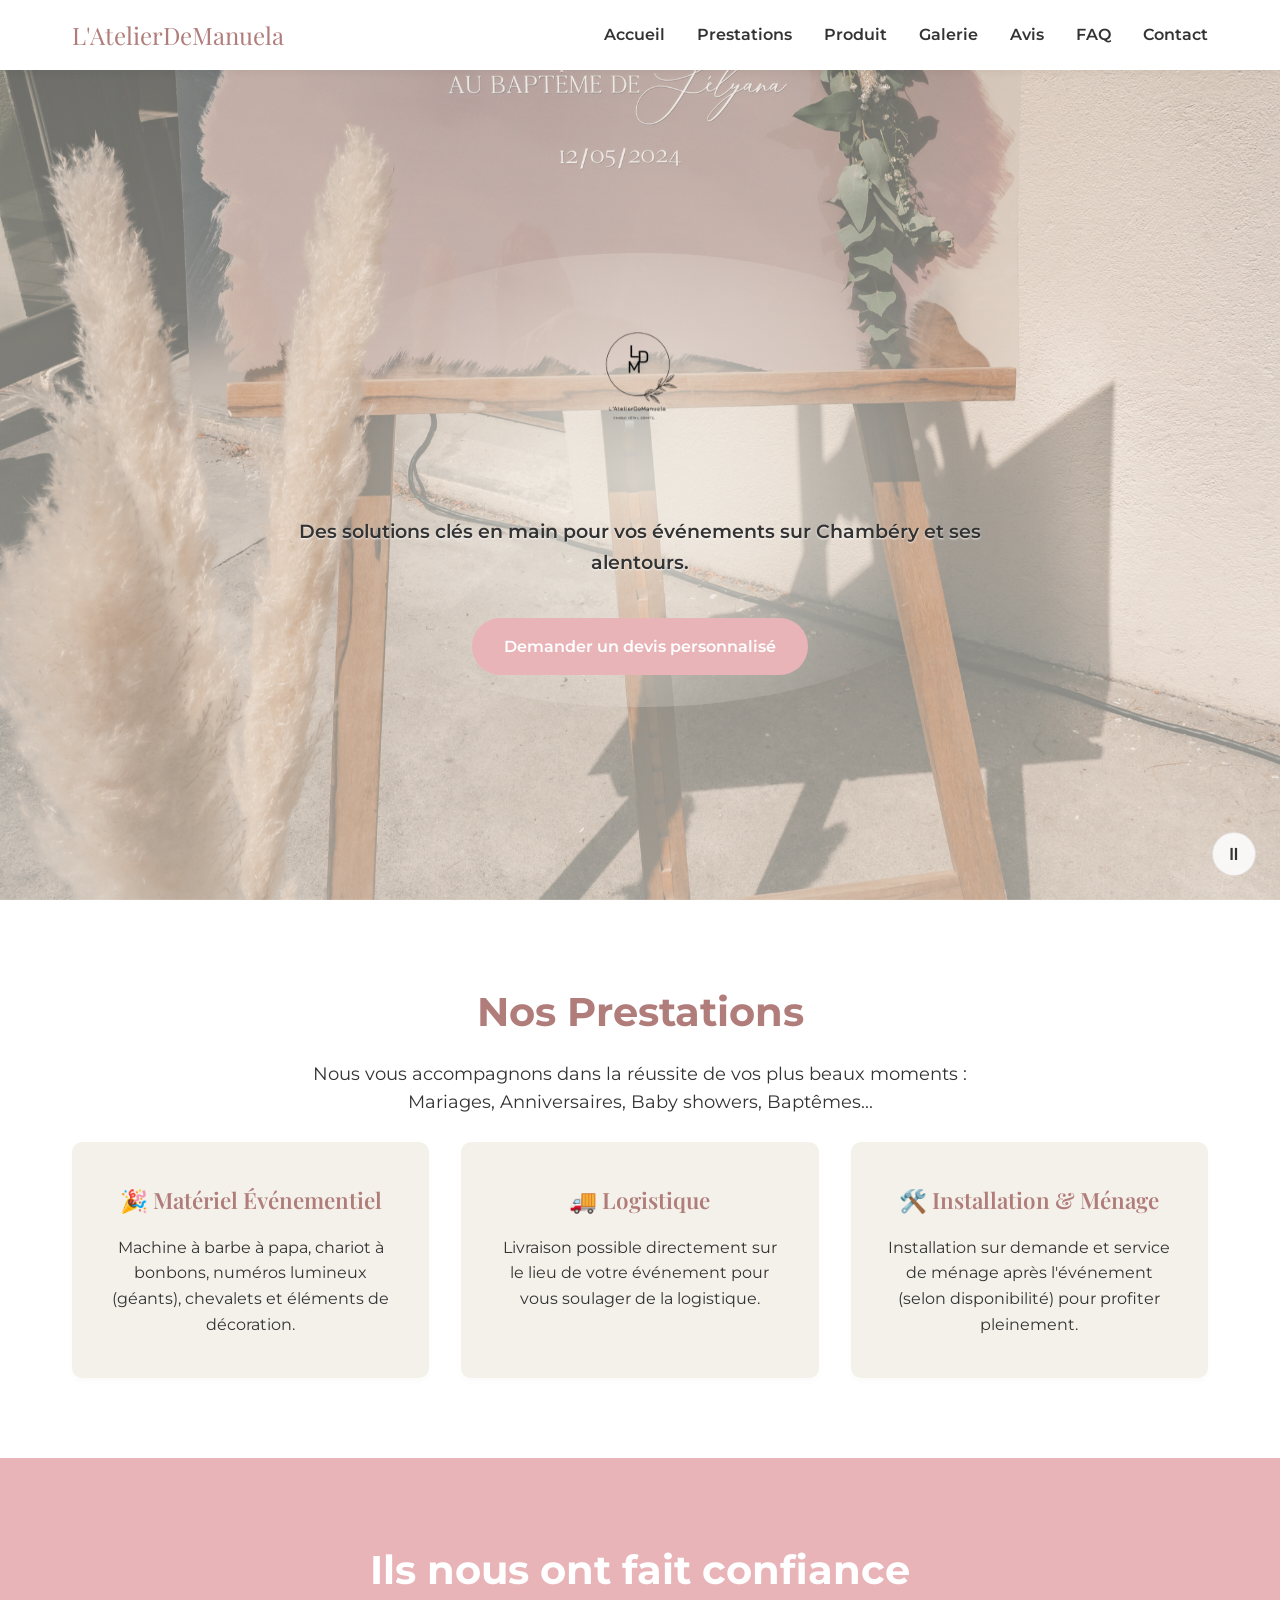
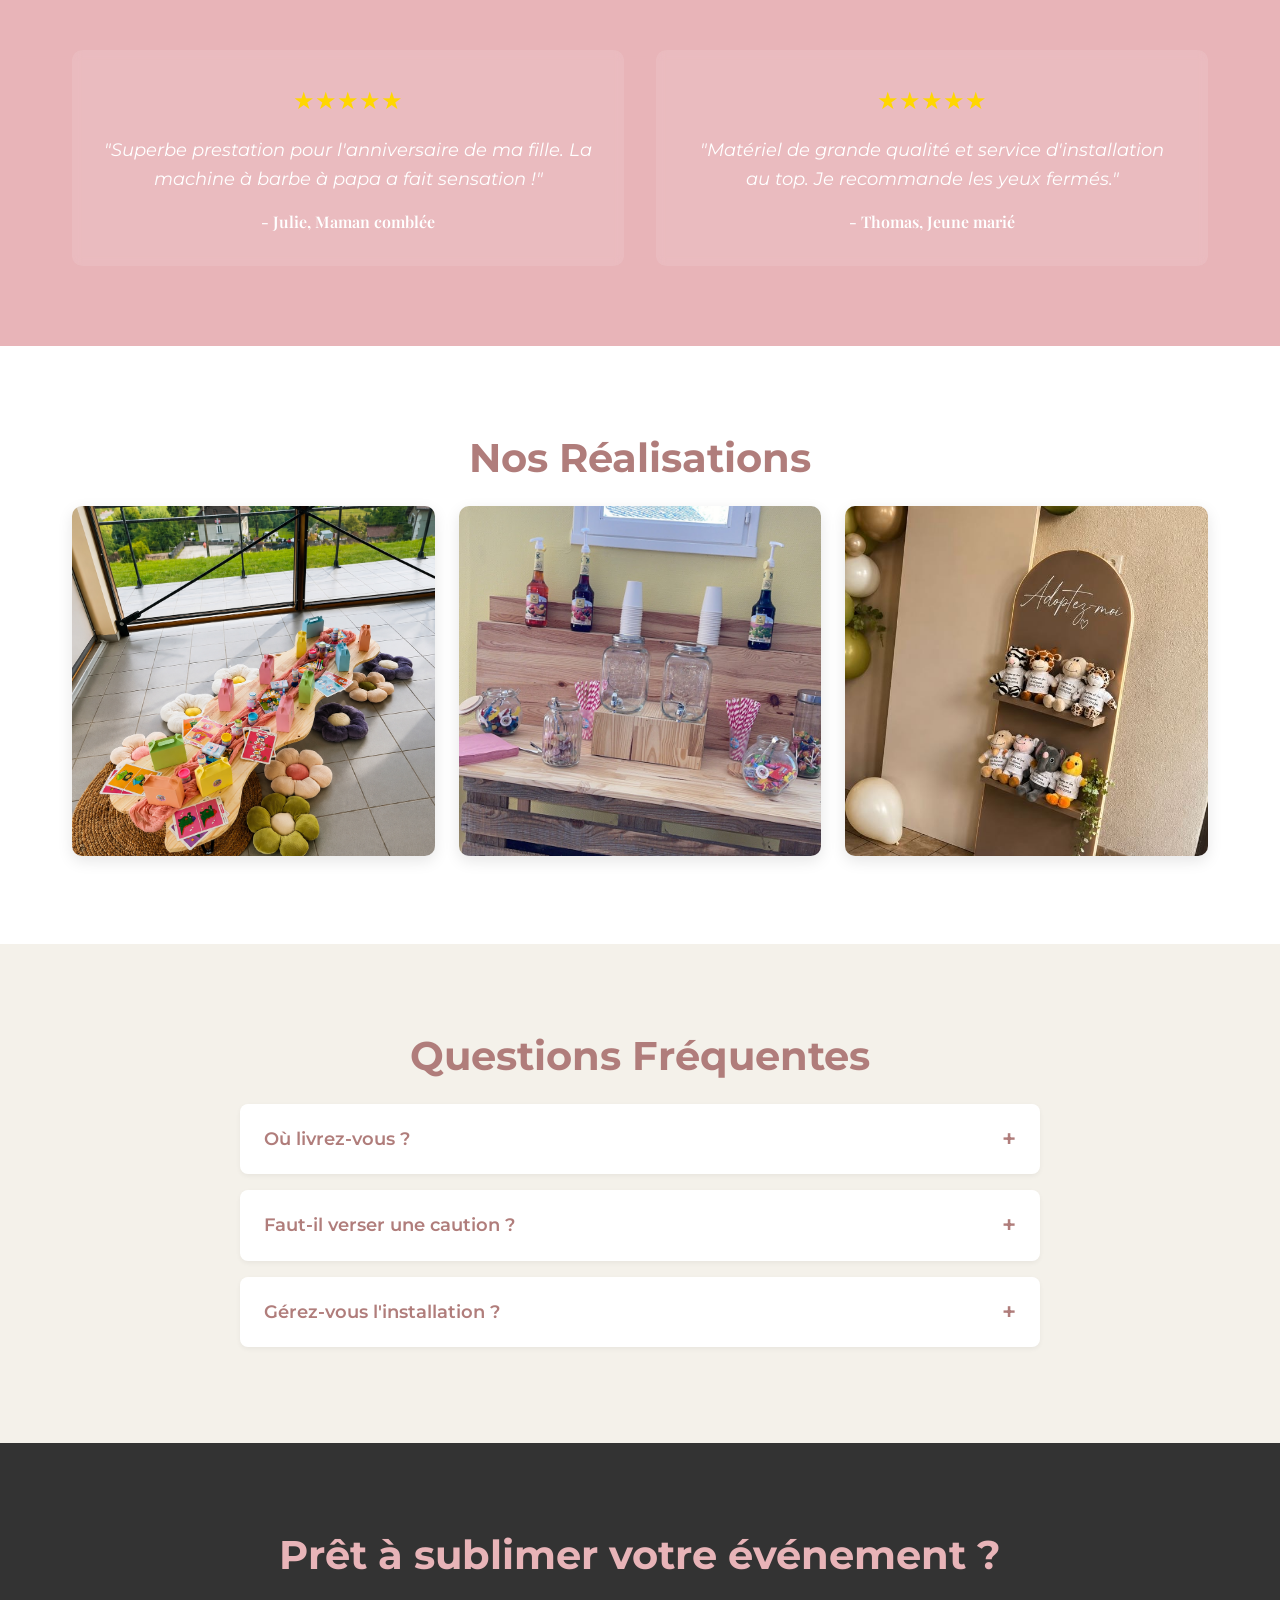
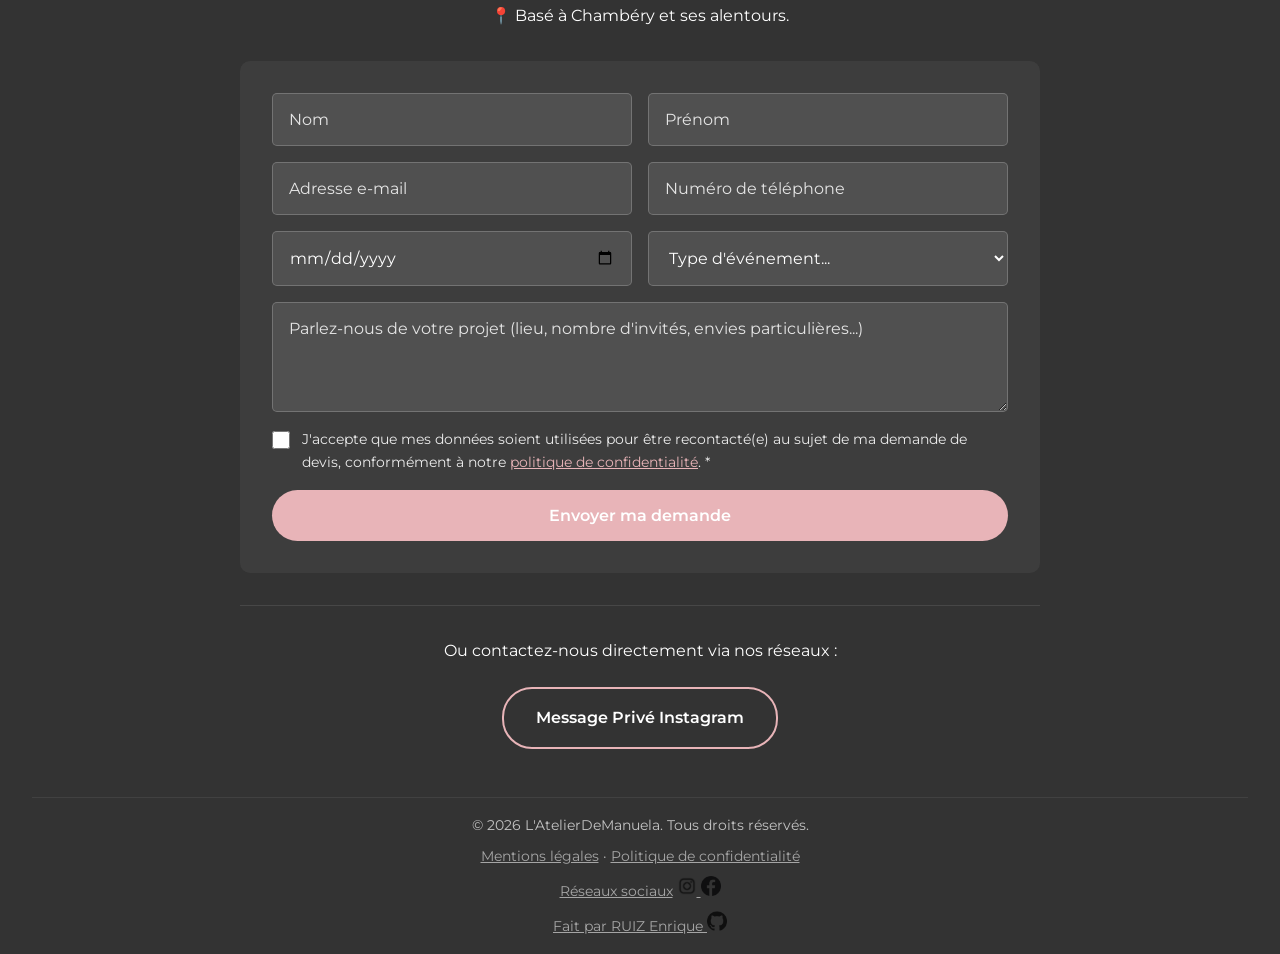
<file: index.html>
<!DOCTYPE html>
<html lang="fr">

<head>
    <meta charset="UTF-8">
    <meta name="viewport" content="width=device-width, initial-scale=1.0">
    <title>L'AtelierDeManuela Locaation de matériel d'évenement| Solutions clés en main pour vos événements</title>

    <meta name="description"
        content="Location de matériel événementiel (barbe à papa, décoration) sur Chambéry. L'AtelierDeManuela vous accompagne pour vos mariages et anniversaires.">
    <link rel="canonical" href="https://www.latelierdemanuela.fr/">

    <!-- Open Graph / réseaux sociaux -->
    <meta property="og:title" content="L'AtelierDeManuela | Location Événementielle">
    <meta property="og:description"
        content="Sublimez vos mariages et anniversaires sur Chambéry avec nos solutions clés en main.">
    <meta property="og:image" content="https://www.latelierdemanuela.fr/image_6c091c.jpg">
    <meta property="og:type" content="website">
    <meta property="og:url" content="https://www.latelierdemanuela.fr/">
    <meta property="og:locale" content="fr_FR">

    <!-- Twitter / X Card -->
    <meta name="twitter:card" content="summary_large_image">
    <meta name="twitter:title" content="L'AtelierDeManuela | Location Événementielle">
    <meta name="twitter:description"
        content="Sublimez vos mariages et anniversaires sur Chambéry avec nos solutions clés en main.">
    <meta name="twitter:image" content="https://www.latelierdemanuela.fr/image_6c091c.jpg">

    <!-- Perf : préconnexions et préchargement -->
    <link rel="preconnect" href="https://fonts.googleapis.com">
    <link rel="preconnect" href="https://fonts.gstatic.com" crossorigin>
    <link rel="preload" as="image" href="1.jpg" fetchpriority="high">

    <link
        href="https://fonts.googleapis.com/css2?family=Montserrat:wght@300;400;600&family=Playfair+Display:ital,wght@0,600;1,600&display=swap"
        rel="stylesheet">
    <link rel="stylesheet" href="style.css">

    <!-- Données structurées SEO local -->
    <script type="application/ld+json">
    {
        "@context": "https://schema.org",
        "@type": "LocalBusiness",
        "name": "L'AtelierDeManuela",
        "image": "https://www.latelierdemanuela.fr/image_6c091c.jpg",
        "description": "Location de matériel événementiel (barbe à papa, décoration, chariot à bonbons) pour mariages, anniversaires et baby showers sur Chambéry et ses alentours.",
        "url": "https://www.latelierdemanuela.fr/",
        "address": {
            "@type": "PostalAddress",
            "addressLocality": "Chambéry",
            "addressRegion": "Auvergne-Rhône-Alpes",
            "addressCountry": "FR"
        },
        "areaServed": "Chambéry et son agglomération",
        "sameAs": [
            "https://www.instagram.com/latelierdemanuela"
        ]
    }
    </script>
</head>

<body>
    <!-- Barre de navigation -->
    <header class="navbar">
        <div class="nav-container">
            <div class="logo">L'AtelierDeManuela</div>
            <button class="burger-menu" aria-label="Ouvrir le menu" aria-expanded="false">
                <span class="bar"></span>
                <span class="bar"></span>
                <span class="bar"></span>
            </button>
            <nav class="nav-links">
                <a href="#accueil">Accueil</a>
                <a href="#prestations">Prestations</a>
                <a href="produit.html">Produit</a>
                <a href="#galerie">Galerie</a>
                <a href="#avis">Avis</a>
                <a href="#faq">FAQ</a>
                <a href="#contact">Contact</a>
            </nav>
        </div>
    </header>

    <main>
        <!-- Section Héro avec Carrousel -->
        <section id="accueil" class="hero">
            <div class="hero-carousel">
                <div class="carousel-track">
                    <div class="slide" style="background-image: url('1.jpg');"></div>
                    <div class="slide" style="background-image: url('2.jpg');"></div>
                    <div class="slide" style="background-image: url('3.jpg');"></div>
                    <div class="slide" style="background-image: url('1.jpg');"></div>
                </div>
            </div>

            <div class="slide-overlay"></div>

            <!-- Bouton pause/lecture du carrousel (accessibilité) -->
            <button class="carousel-toggle" id="carouselToggle" aria-label="Mettre en pause le diaporama">
                <span aria-hidden="true">⏸</span>
            </button>

            <div class="hero-content fade-in">
                <h1 class="sr-only">L'AtelierDeManuela - Chaque événement mérite d'être unique</h1>
                <img src="L.png" alt="Logo L'AtelierDeManuela - Chaque détail compte" class="hero-logo"
                    fetchpriority="high">
                <p>Des solutions clés en main pour vos événements sur Chambéry et ses alentours.</p>
                <a href="#contact" class="btn-cta">Demander un devis personnalisé</a>
            </div>
        </section>

        <!-- Prestations -->
        <section id="prestations" class="services">
            <div class="section-container">
                <h2 class="fade-in">Nos Prestations</h2>
                <p class="section-subtitle fade-in">Nous vous accompagnons dans la réussite de vos plus beaux moments :
                    Mariages, Anniversaires, Baby showers, Baptêmes...</p>
                <br>
                <div class="services-grid">
                    <div class="service-card fade-in">
                        <h3>🎉 Matériel Événementiel</h3>
                        <p>Machine à barbe à papa, chariot à bonbons, numéros lumineux (géants), chevalets et éléments
                            de décoration.</p>
                    </div>
                    <div class="service-card fade-in">
                        <h3>🚚 Logistique</h3>
                        <p>Livraison possible directement sur le lieu de votre événement pour vous soulager de la
                            logistique.</p>
                    </div>
                    <div class="service-card fade-in">
                        <h3>🛠️ Installation & Ménage</h3>
                        <p>Installation sur demande et service de ménage après l'événement (selon disponibilité) pour
                            profiter pleinement.</p>
                    </div>
                </div>
            </div>
        </section>

        <!-- Avis -->
        <section id="avis" class="testimonials">
            <div class="section-container">
                <h2 class="fade-in">Ils nous ont fait confiance</h2>
                <div class="testimonials-grid">
                    <div class="testimonial-card fade-in">
                        <p class="stars">★★★★★</p>
                        <p class="quote">"Superbe prestation pour l'anniversaire de ma fille. La machine à barbe à papa
                            a fait sensation !"</p>
                        <p class="author">- Julie, Maman comblée</p>
                    </div>
                    <div class="testimonial-card fade-in">
                        <p class="stars">★★★★★</p>
                        <p class="quote">"Matériel de grande qualité et service d'installation au top. Je recommande les
                            yeux fermés."</p>
                        <p class="author">- Thomas, Jeune marié</p>
                    </div>
                </div>
            </div>
        </section>

        <!-- Galerie -->
        <section id="galerie" class="gallery">
            <div class="section-container">
                <h2 class="fade-in">Nos Réalisations</h2>
                <div class="gallery-grid">
                    <div class="gallery-item fade-in">
                        <img src="Produits/realisation/jeux-enfant.jpg" alt="Table de décoration fleurie pour anniversaire à Chambéry"
                            width="800" height="600" loading="lazy">
                    </div>
                    <div class="gallery-item fade-in">
                        <img src="Produits/realisation/meuble.jpg" alt="Meuble"
                            width="800" height="600" loading="lazy">
                    </div>
                    <div class="gallery-item fade-in">
                        <img src="Produits/realisation/meuble-adopte.jpg"
                            alt="Réalisation événementielle L'AtelierDeManuela publiée sur Instagram" width="800"
                            height="600" loading="lazy">
                    </div>
                </div>
            </div>
        </section>

        <!-- FAQ -->
        <section id="faq" class="faq-section">
            <div class="section-container">
                <h2 class="fade-in">Questions Fréquentes</h2>
                <div class="faq-container fade-in">
                    <details class="faq-item">
                        <summary>Où livrez-vous ?</summary>
                        <p>Nous sommes basés à Chambéry et nous déplaçons dans toute l'agglomération et ses alentours.
                            Contactez-nous pour vérifier votre secteur.</p>
                    </details>
                    <details class="faq-item">
                        <summary>Faut-il verser une caution ?</summary>
                        <p>Oui, une caution non encaissée est demandée lors de la location du matériel, elle vous sera
                            restituée au retour.</p>
                    </details>
                    <details class="faq-item">
                        <summary>Gérez-vous l'installation ?</summary>
                        <p>Absolument ! Nous proposons l'installation sur demande, ainsi qu'un service de ménage après
                            l'événement selon nos disponibilités.</p>
                    </details>
                </div>
            </div>
        </section>
    </main>

    <!-- Footer & Formulaire -->
    <footer id="contact" class="footer">
        <div class="footer-content fade-in">
            <h2>Prêt à sublimer votre événement ?</h2>
            <p>📍 Basé à Chambéry et ses alentours.</p>

            <form class="contact-form" action="https://formsubmit.co/latelierdemanuela.10@gmail.com" method="POST">
                <input type="hidden" name="_subject" value="🎉 Nouvelle demande de devis via le site web !">
                <input type="hidden" name="_captcha" value="true">
                <input type="text" name="_honey" style="display:none" aria-hidden="true">

                <div class="form-group">
                    <label for="nom" class="sr-only">Nom</label>
                    <input type="text" id="nom" name="nom" placeholder="Nom" required>
                    <label for="prenom" class="sr-only">Prénom</label>
                    <input type="text" id="prenom" name="prenom" placeholder="Prénom" required>
                </div>
                <div class="form-group">
                    <label for="email" class="sr-only">Adresse e-mail</label>
                    <input type="email" id="email" name="email" placeholder="Adresse e-mail" required>
                    <label for="telephone" class="sr-only">Numéro de téléphone</label>
                    <input type="tel" id="telephone" name="telephone" placeholder="Numéro de téléphone"
                        pattern="^(\+?\d{1,3}[\s.-]?)?\d{9,10}$">
                </div>
                <div class="form-group">
                    <label for="date_evenement" class="sr-only">Date de l'événement</label>
                    <input type="date" id="date_evenement" name="date_evenement" required>

                    <label for="type_evenement" class="sr-only">Type d'événement</label>
                    <select id="type_evenement" name="type_evenement" required>
                        <option value="">Type d'événement...</option>
                        <option value="Mariage">Mariage</option>
                        <option value="Anniversaire">Anniversaire</option>
                        <option value="Baby Shower">Baby Shower</option>
                        <option value="Baptême">Baptême</option>
                        <option value="Professionnel">Événement professionnel</option>
                        <option value="Autre">Autre</option>
                    </select>
                </div>

                <label for="message" class="sr-only">Parlez-nous de votre projet</label>
                <textarea id="message" name="message" rows="4"
                    placeholder="Parlez-nous de votre projet (lieu, nombre d'invités, envies particulières...)"
                    required></textarea>

                <!-- RGPD : consentement explicite au traitement des données -->
                <div class="form-consent">
                    <input type="checkbox" id="consentement" name="consentement" required>
                    <label for="consentement">
                        J'accepte que mes données soient utilisées pour être recontacté(e) au sujet de ma demande de
                        devis, conformément à notre <a href="politique-confidentialite.html">politique de
                            confidentialité</a>. *
                    </label>
                </div>

                <button type="submit" class="btn-cta">Envoyer ma demande</button>
            </form>
            <div class="social-contact">
                <p>Ou contactez-nous directement via nos réseaux :</p>
                <a href="https://www.instagram.com/latelierdemanuela" target="_blank" rel="noopener noreferrer"
                    class="btn-cta btn-instagram">
                    Message Privé Instagram
                </a>
            </div>
        </div>
        <div class="footer-bottom">
            <p>&copy; 2026 L'AtelierDeManuela. Tous droits réservés.</p>
            <p class="footer-legal-links">
                <a href="mentions-legales.html">Mentions légales</a>
                <span aria-hidden="true"> · </span>
                <a href="politique-confidentialite.html">Politique de confidentialité</a>
            </p>
            <p class ="footer-legal-links">
                <a>Réseaux sociaux</a>
                <a href="https://www.instagram.com/latelierdemanuela">
                <img  src="Logo/logo-insta.png" height="20" alt="Logo insta">
                </a>
                <a href="https://www.facebook.com/share/1BzhZdSGon/?mibextid=wwXIfr">
                <img src="Logo/logo-facebook.png" height="20" alt="Logo facebook">
                </a>
            </p>
            <p class="footer-legal-links">
            <a href="https://github.com/RUIZ-Enrique-25002136">
                                Fait par RUIZ Enrique
                <img src="Logo/logo-github.png" height="20" alt="Logo Github">
                </a>
            </p>
        </div>
    </footer>

    <script src="script.js" defer></script>
</body>

</html>
</file>
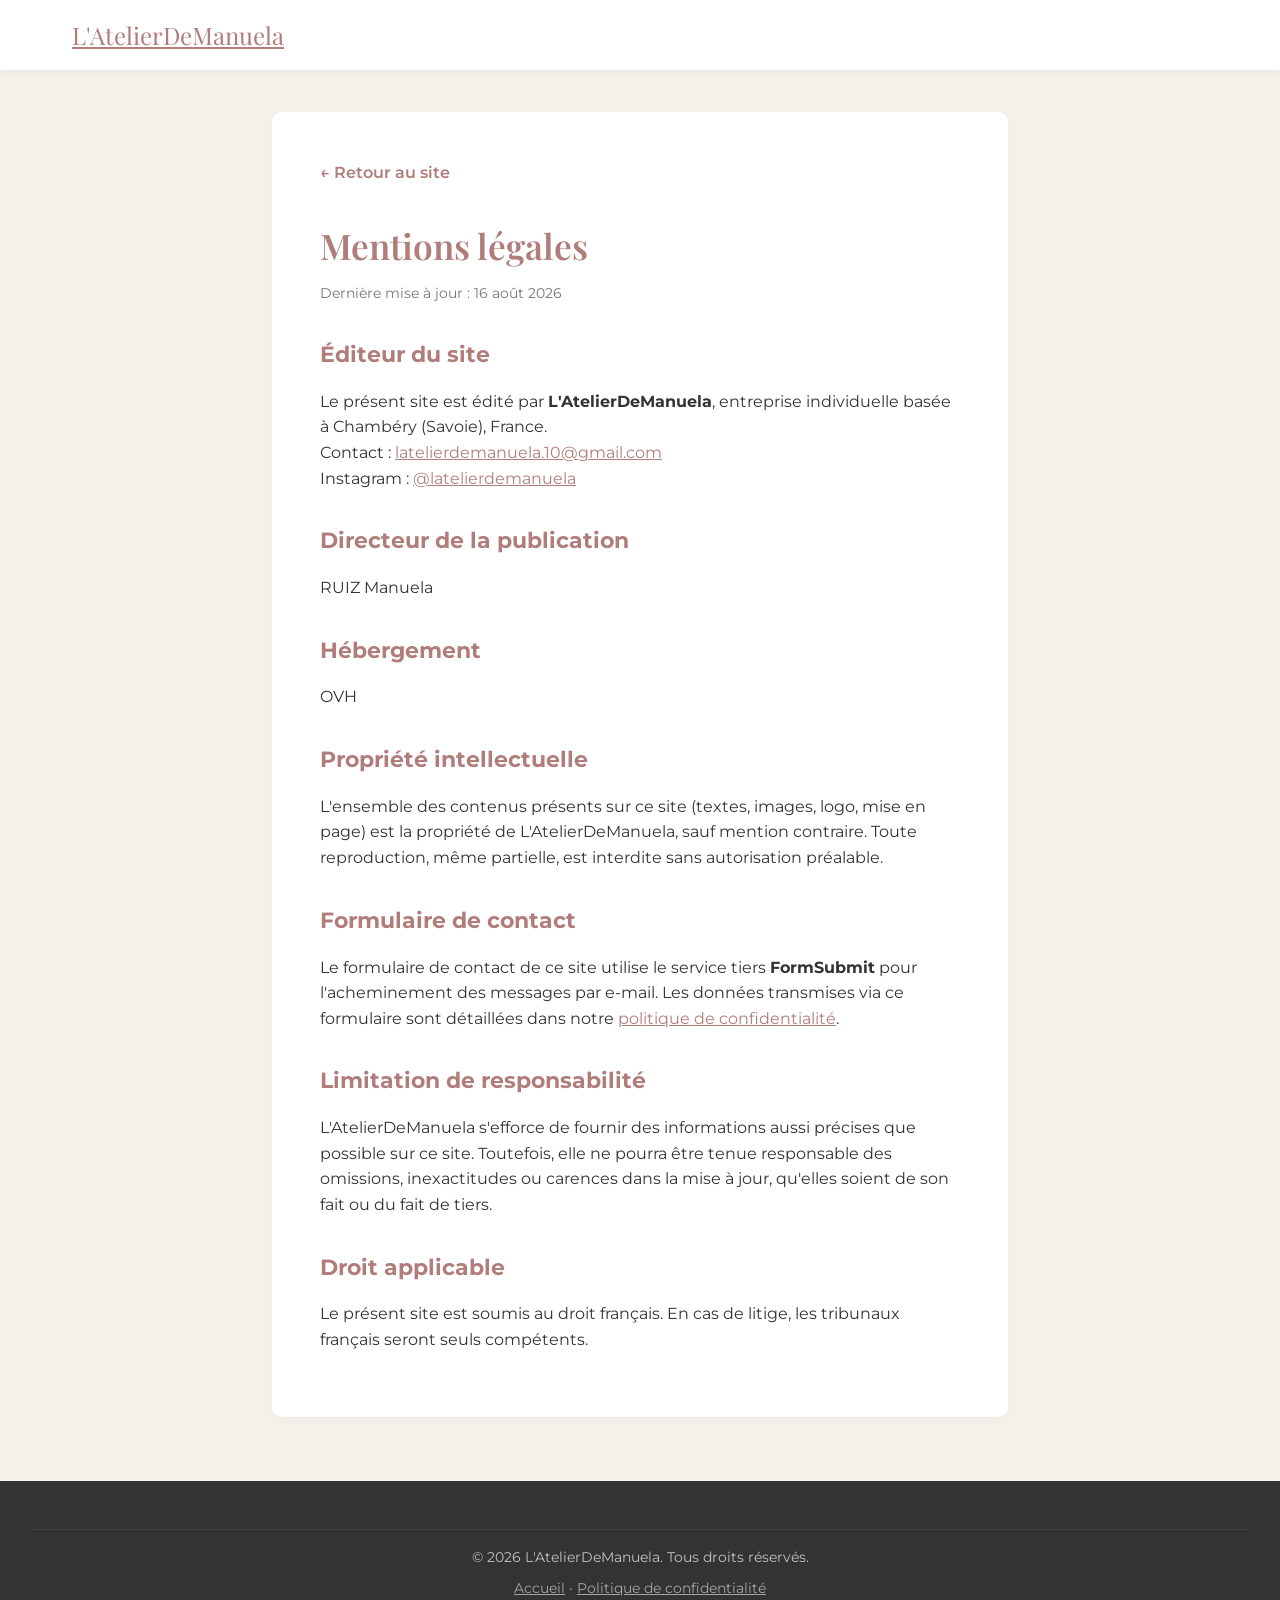
<file: mentions-legales.html>
<!DOCTYPE html>
<html lang="fr">

<head>
    <meta charset="UTF-8">
    <meta name="viewport" content="width=device-width, initial-scale=1.0">
    <title>Mentions légales | L'AtelierDeManuela</title>
    <meta name="description" content="Mentions légales du site L'AtelierDeManuela, location de matériel événementiel à Chambéry.">
    <meta name="robots" content="noindex, follow">
    <link rel="canonical" href="https://www.latelierdemanuela.fr/mentions-legales.html">

    <link
        href="https://fonts.googleapis.com/css2?family=Montserrat:wght@300;400;600&family=Playfair+Display:ital,wght@0,600;1,600&display=swap"
        rel="stylesheet">
    <link rel="stylesheet" href="style.css">
    <link rel="stylesheet" href="legal.css">
</head>

<body>
    <header class="navbar">
        <div class="nav-container">
            <a href="index.html" class="logo">L'AtelierDeManuela</a>
        </div>
    </header>

    <main class="legal-page">
        <div class="legal-container">
            <a href="index.html" class="legal-back">&larr; Retour au site</a>
            <h1>Mentions légales</h1>
            <p class="legal-updated">Dernière mise à jour : 16 août 2026</p>

            <h2>Éditeur du site</h2>
            <p>
                Le présent site est édité par <strong>L'AtelierDeManuela</strong>, entreprise individuelle basée à
                Chambéry (Savoie), France.<br>
                Contact : <a href="mailto:latelierdemanuela.10@gmail.com">latelierdemanuela.10@gmail.com</a><br>
                Instagram : <a href="https://www.instagram.com/latelierdemanuela" target="_blank"
                    rel="noopener noreferrer">@latelierdemanuela</a>
            </p>

            <h2>Directeur de la publication</h2>
            <p>RUIZ Manuela</p>

            <h2>Hébergement</h2>
            <p>OVH</p>

            <h2>Propriété intellectuelle</h2>
            <p>
                L'ensemble des contenus présents sur ce site (textes, images, logo, mise en page) est la propriété
                de L'AtelierDeManuela, sauf mention contraire. Toute reproduction, même partielle, est interdite
                sans autorisation préalable.
            </p>

            <h2>Formulaire de contact</h2>
            <p>
                Le formulaire de contact de ce site utilise le service tiers <strong>FormSubmit</strong> pour
                l'acheminement des messages par e-mail. Les données transmises via ce formulaire sont détaillées
                dans notre <a href="politique-confidentialite.html">politique de confidentialité</a>.
            </p>

            <h2>Limitation de responsabilité</h2>
            <p>
                L'AtelierDeManuela s'efforce de fournir des informations aussi précises que possible sur ce site.
                Toutefois, elle ne pourra être tenue responsable des omissions, inexactitudes ou carences dans la
                mise à jour, qu'elles soient de son fait ou du fait de tiers.
            </p>

            <h2>Droit applicable</h2>
            <p>Le présent site est soumis au droit français. En cas de litige, les tribunaux français seront seuls compétents.</p>
        </div>
    </main>

    <footer class="footer legal-footer">
        <div class="footer-bottom">
            <p>&copy; 2026 L'AtelierDeManuela. Tous droits réservés.</p>
            <p class="footer-legal-links">
                <a href="index.html">Accueil</a>
                <span aria-hidden="true"> · </span>
                <a href="politique-confidentialite.html">Politique de confidentialité</a>
            </p>
        </div>
    </footer>
</body>

</html>
</file>
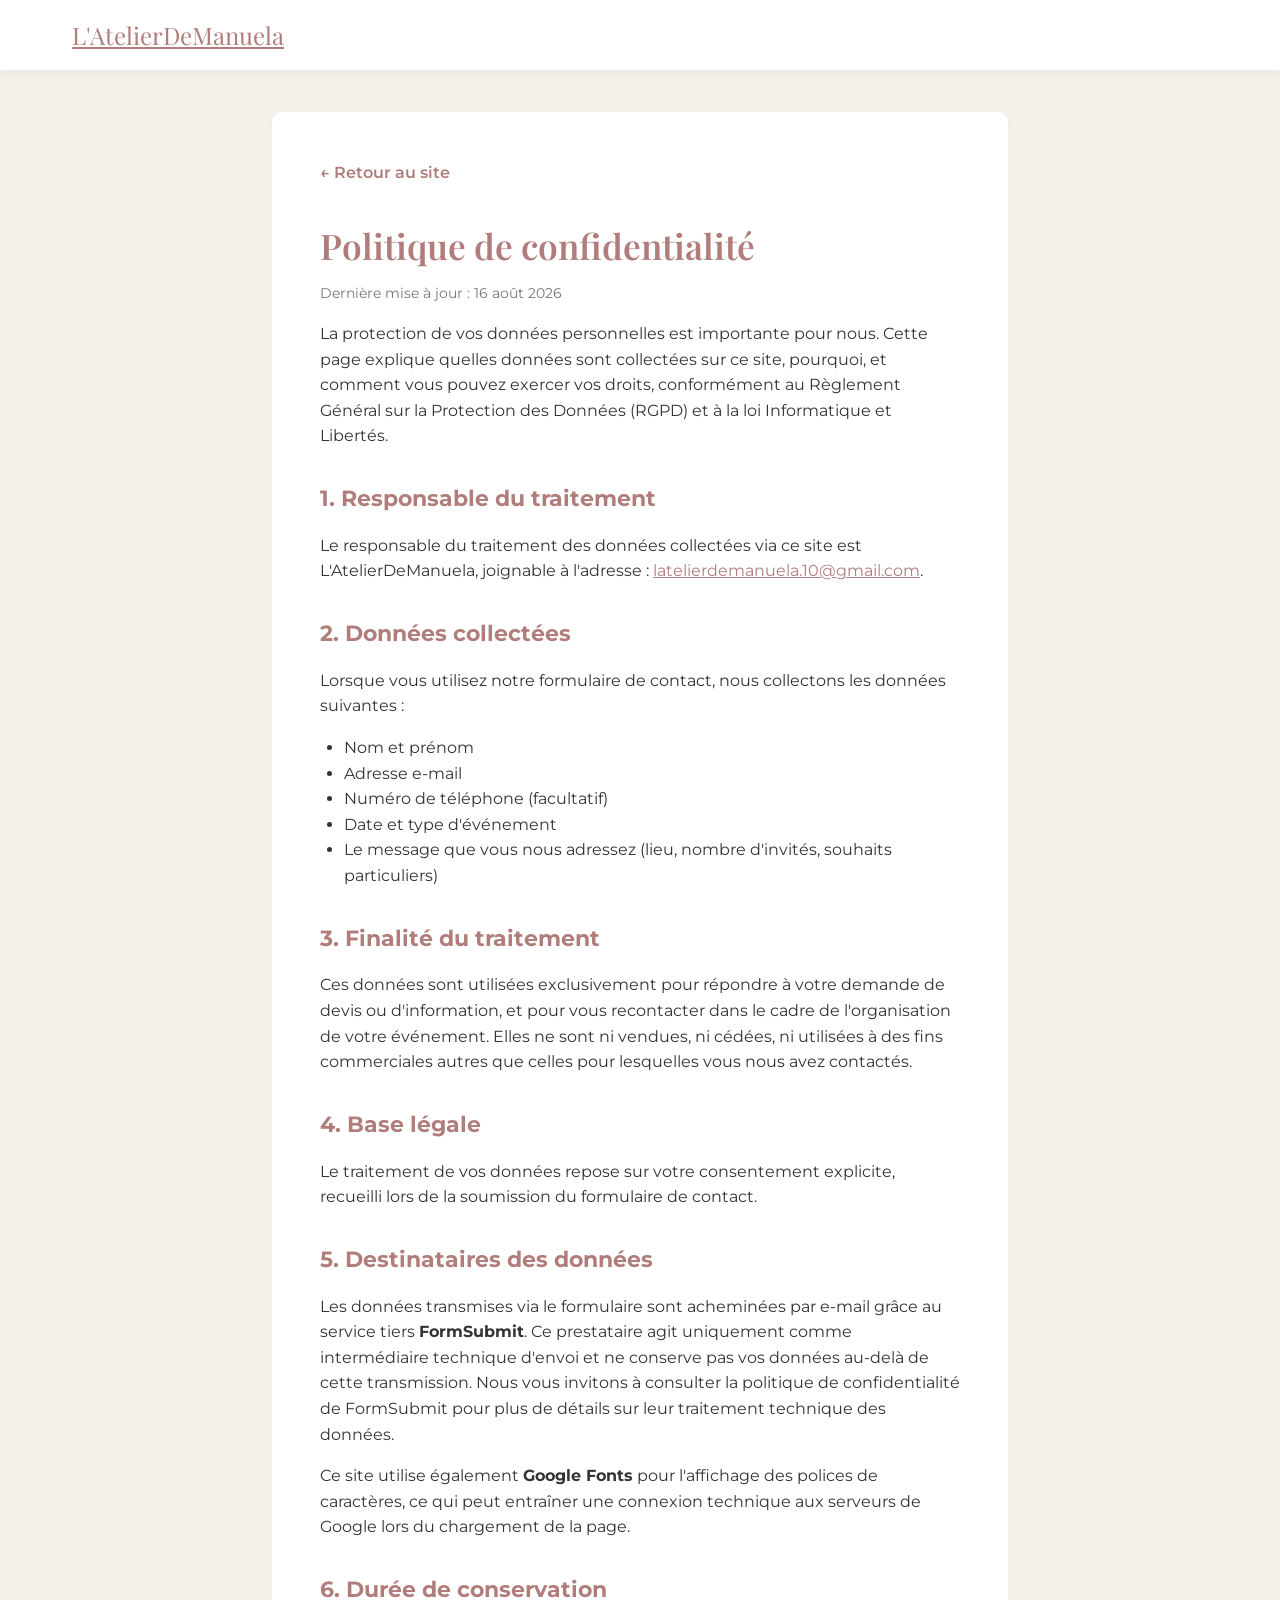
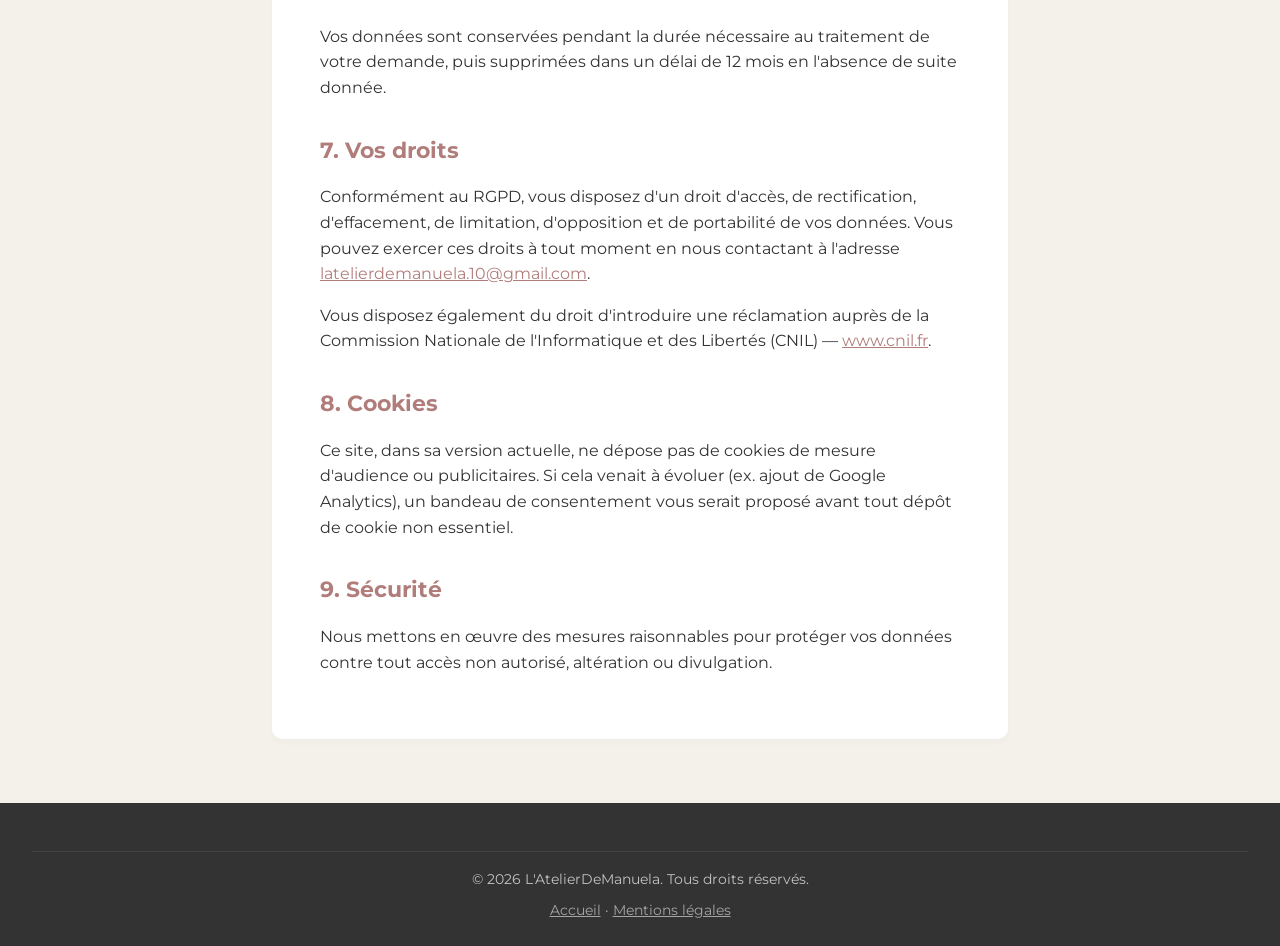
<file: politique-confidentialite.html>
<!DOCTYPE html>
<html lang="fr">

<head>
    <meta charset="UTF-8">
    <meta name="viewport" content="width=device-width, initial-scale=1.0">
    <title>Politique de confidentialité | L'AtelierDeManuela</title>
    <meta name="description" content="Politique de confidentialité et protection des données personnelles du site L'AtelierDeManuela.">
    <meta name="robots" content="noindex, follow">
    <link rel="canonical" href="https://www.latelierdemanuela.fr/politique-confidentialite.html">

    <link
        href="https://fonts.googleapis.com/css2?family=Montserrat:wght@300;400;600&family=Playfair+Display:ital,wght@0,600;1,600&display=swap"
        rel="stylesheet">
    <link rel="stylesheet" href="style.css">
    <link rel="stylesheet" href="legal.css">
</head>

<body>
    <header class="navbar">
        <div class="nav-container">
            <a href="index.html" class="logo">L'AtelierDeManuela</a>
        </div>
    </header>

    <main class="legal-page">
        <div class="legal-container">
            <a href="index.html" class="legal-back">&larr; Retour au site</a>
            <h1>Politique de confidentialité</h1>
            <p class="legal-updated">Dernière mise à jour : 16 août 2026</p>

            <p>
                La protection de vos données personnelles est importante pour nous. Cette page explique quelles
                données sont collectées sur ce site, pourquoi, et comment vous pouvez exercer vos droits,
                conformément au Règlement Général sur la Protection des Données (RGPD) et à la loi Informatique et
                Libertés.
            </p>

            <h2>1. Responsable du traitement</h2>
            <p>
                Le responsable du traitement des données collectées via ce site est L'AtelierDeManuela, joignable à
                l'adresse : <a href="mailto:latelierdemanuela.10@gmail.com">latelierdemanuela.10@gmail.com</a>.
            </p>

            <h2>2. Données collectées</h2>
            <p>Lorsque vous utilisez notre formulaire de contact, nous collectons les données suivantes :</p>
            <ul>
                <li>Nom et prénom</li>
                <li>Adresse e-mail</li>
                <li>Numéro de téléphone (facultatif)</li>
                <li>Date et type d'événement</li>
                <li>Le message que vous nous adressez (lieu, nombre d'invités, souhaits particuliers)</li>
            </ul>

            <h2>3. Finalité du traitement</h2>
            <p>
                Ces données sont utilisées exclusivement pour répondre à votre demande de devis ou d'information, et
                pour vous recontacter dans le cadre de l'organisation de votre événement. Elles ne sont ni vendues,
                ni cédées, ni utilisées à des fins commerciales autres que celles pour lesquelles vous nous avez
                contactés.
            </p>

            <h2>4. Base légale</h2>
            <p>
                Le traitement de vos données repose sur votre consentement explicite, recueilli lors de la
                soumission du formulaire de contact.
            </p>

            <h2>5. Destinataires des données</h2>
            <p>
                Les données transmises via le formulaire sont acheminées par e-mail grâce au service tiers
                <strong>FormSubmit</strong>. Ce prestataire agit uniquement comme intermédiaire technique
                d'envoi et ne conserve pas vos données au-delà de cette transmission. Nous vous invitons à consulter
                la politique de confidentialité de FormSubmit pour plus de détails sur leur traitement technique des
                données.
            </p>
            <p>
                Ce site utilise également <strong>Google Fonts</strong> pour l'affichage des polices de caractères,
                ce qui peut entraîner une connexion technique aux serveurs de Google lors du chargement de la page.
            </p>

            <h2>6. Durée de conservation</h2>
            <p>Vos données sont conservées pendant la
                durée nécessaire au traitement de votre demande, puis supprimées dans un délai de 12 mois en
                l'absence de suite donnée.
            </p>

            <h2>7. Vos droits</h2>
            <p>
                Conformément au RGPD, vous disposez d'un droit d'accès, de rectification, d'effacement, de
                limitation, d'opposition et de portabilité de vos données. Vous pouvez exercer ces droits à tout
                moment en nous contactant à l'adresse
                <a href="mailto:latelierdemanuela.10@gmail.com">latelierdemanuela.10@gmail.com</a>.
            </p>
            <p>
                Vous disposez également du droit d'introduire une réclamation auprès de la Commission Nationale de
                l'Informatique et des Libertés (CNIL) — <a href="https://www.cnil.fr" target="_blank"
                    rel="noopener noreferrer">www.cnil.fr</a>.
            </p>

            <h2>8. Cookies</h2>
            <p>
                Ce site, dans sa version actuelle, ne dépose pas de cookies de mesure d'audience ou publicitaires.
                Si cela venait à évoluer (ex. ajout de Google Analytics), un bandeau de consentement vous serait
                proposé avant tout dépôt de cookie non essentiel.
            </p>

            <h2>9. Sécurité</h2>
            <p>
                Nous mettons en œuvre des mesures raisonnables pour protéger vos données contre tout accès non
                autorisé, altération ou divulgation.
            </p>
        </div>
    </main>

    <footer class="footer legal-footer">
        <div class="footer-bottom">
            <p>&copy; 2026 L'AtelierDeManuela. Tous droits réservés.</p>
            <p class="footer-legal-links">
                <a href="index.html">Accueil</a>
                <span aria-hidden="true"> · </span>
                <a href="mentions-legales.html">Mentions légales</a>
            </p>
        </div>
    </footer>
</body>

</html>
</file>
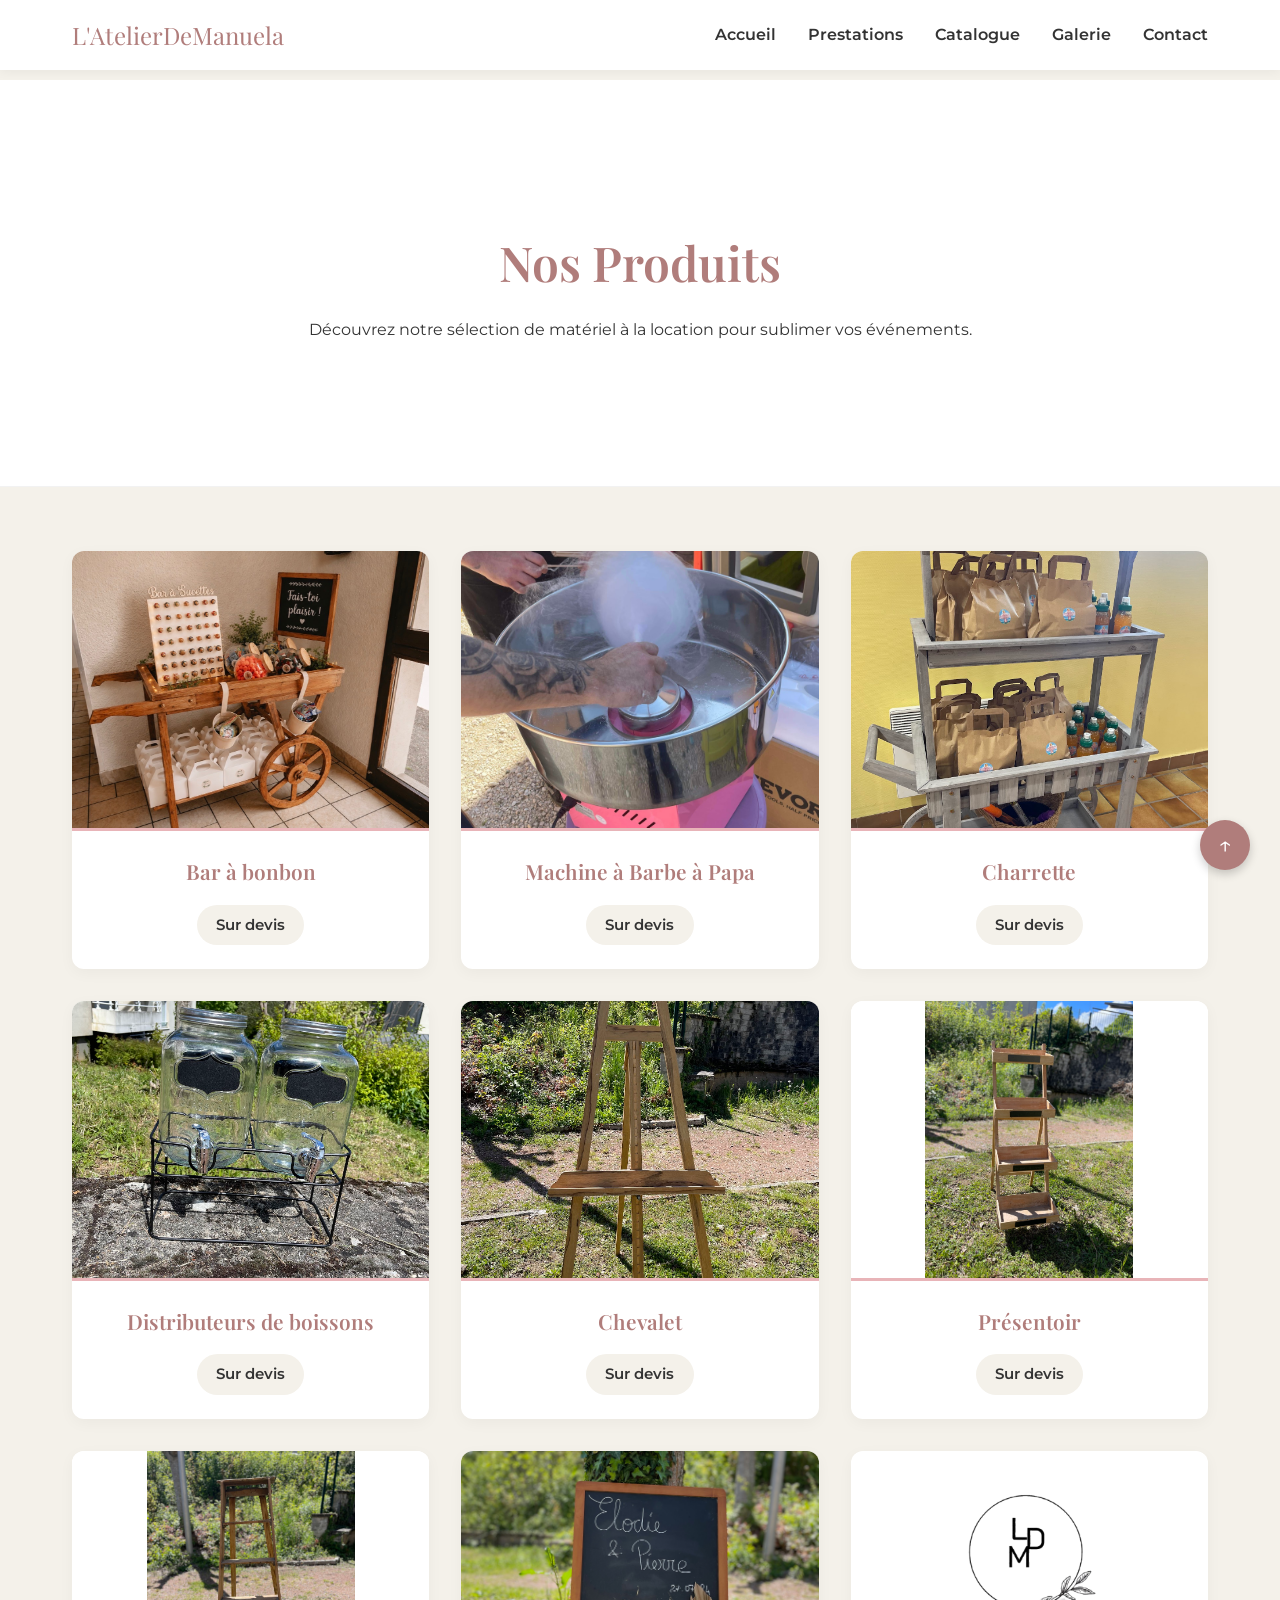
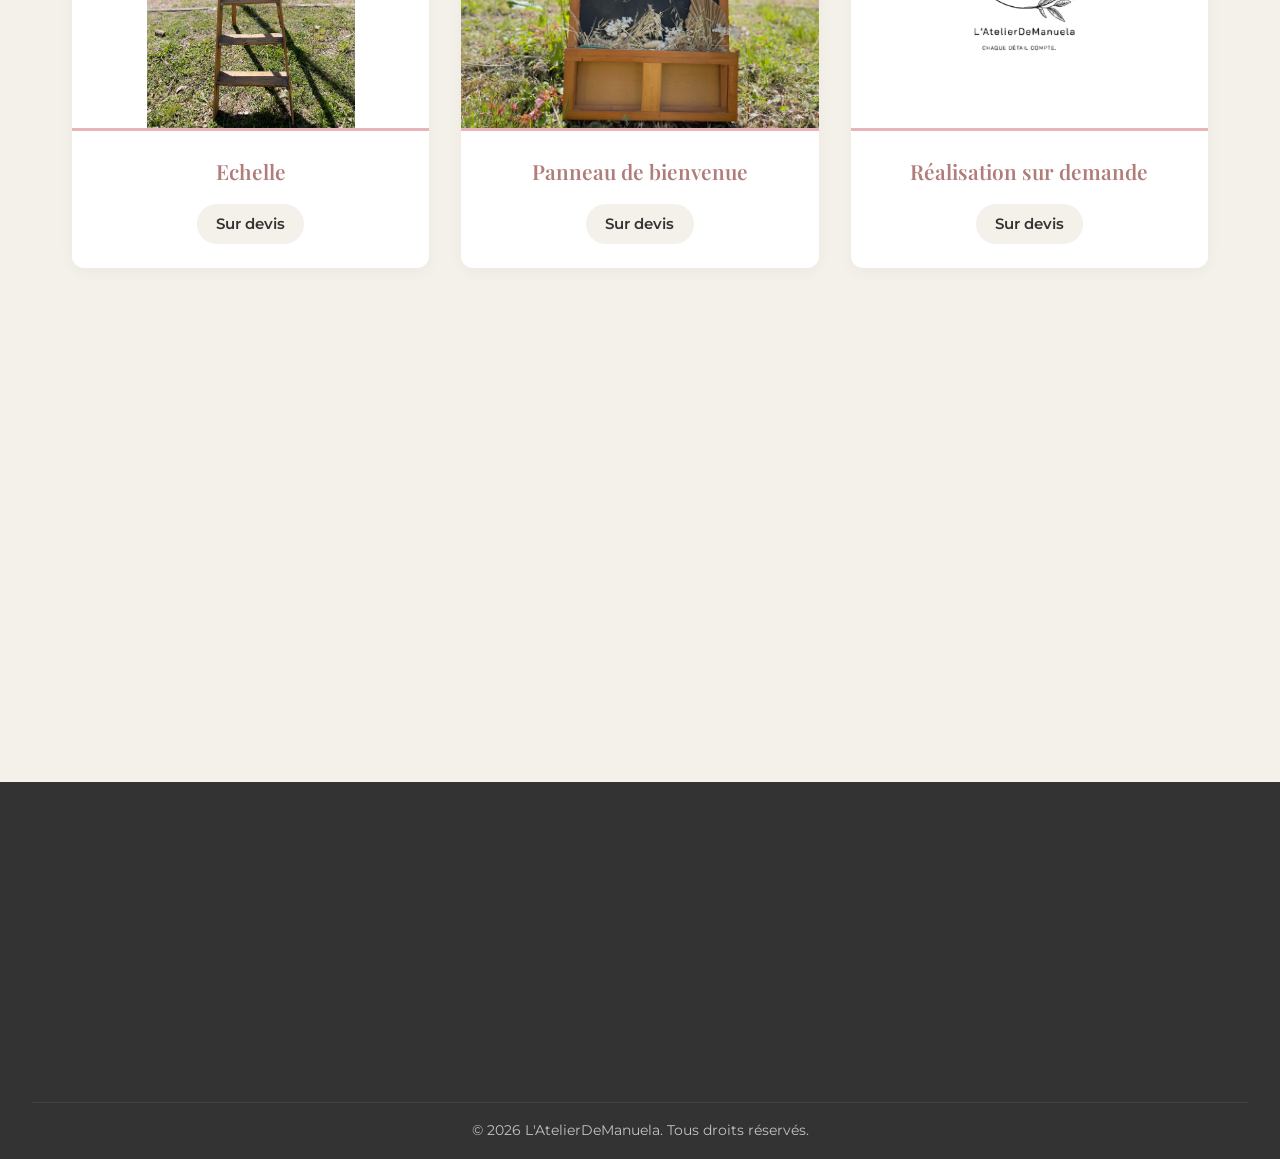
<file: produit.html>
<!DOCTYPE html>
<html lang="fr">

<head>
    <meta charset="UTF-8" />
    <meta name="viewport" content="width=device-width, initial-scale=1.0" />
    <title>L'AtelierDeManuela | Notre Catalogue de Matériel</title>

    <meta name="description"
        content="Découvrez notre catalogue de location de matériel événementiel sur Chambéry : machine à barbe à papa, numéros lumineux, panneaux de bienvenue et décoration.">
    <link rel="canonical" href="https://www.latelierdemanuela.fr/produit.html">

    <!-- Importation de ton CSS principal ET du CSS spécifique aux produits -->
    <link
        href="https://fonts.googleapis.com/css2?family=Montserrat:wght@300;400;600&family=Playfair+Display:ital,wght@0,600;1,600&display=swap"
        rel="stylesheet">
    <link rel="stylesheet" href="style.css" />
    <link rel="stylesheet" href="produit.css" />
</head>

<body>

    <!-- Barre de navigation -->
    <header class="navbar">
        <div class="nav-container">
            <div class="logo">L'AtelierDeManuela</div>
            <button class="burger-menu" aria-label="Ouvrir le menu" aria-expanded="false">
                <span class="bar"></span>
                <span class="bar"></span>
                <span class="bar"></span>
            </button>
            <nav class="nav-links">
                <a href="index.html#accueil">Accueil</a>
                <a href="index.html#prestations">Prestations</a>
                <a href="produit.html" class="active">Catalogue</a>
                <a href="index.html#galerie">Galerie</a>
                <a href="index.html#contact">Contact</a>
            </nav>
        </div>
    </header>

    <main>
        <!-- En-tête de la page produit -->
        <section class="page-header fade-in">
            <div class="section-container">
                <h1>Nos Produits</h1>
                <p>Découvrez notre sélection de matériel à la location pour sublimer vos événements.</p>
            </div>
        </section>

        <!-- Grille des produits -->
        <section class="catalog-section section-container">
            <div class="catalog">
                <a class="product fade-in" href="index.html#contact">
                    <div class="product-visual">
                        <img src="Produits/bar_a_bonbon.jpeg" alt="Bar à bonbon" loading="lazy" />
                    </div>
                    <div class="infos">
                        <h3 class="product-name">Bar à bonbon</h3>
                        <p class="product-price">Sur devis</p>
                    </div>
                </a>
                <!-- Produit 1 -->
                <a class="product fade-in" href="index.html#contact">
                    <div class="product-visual">
                        <img src="Produits/barbe_a_papa.JPG" alt="Machine à barbe à papa rose professionnelle"
                            loading="lazy" />
                    </div>
                    <div class="infos">
                        <h3 class="product-name">Machine à Barbe à Papa</h3>
                        <p class="product-price">Sur devis</p>
                    </div>
                </a>

                <a class="product fade-in" href="index.html#contact">
                    <div class="product-visual">
                        <img src="Produits/charrette.jpg" alt="Charrette" loading="lazy"
                            onerror="this.src='L.png'; this.style.objectFit='contain'; this.style.background='#fff';" />
                    </div>
                    <div class="infos">
                        <h3 class="product-name">Charrette</h3>
                        <p class="product-price">Sur devis</p>
                    </div>
                </a>
                <!-- Produit 2 -->
                <a class="product fade-in" href="index.html#contact">
                    <div class="product-visual">
                        <img src="Produits/distributeur.jpg" alt="Distributeur de boissons" loading="lazy" />
                    </div>
                    <div class="infos">
                        <h3 class="product-name">Distributeurs de boissons</h3>
                        <p class="product-price">Sur devis</p>
                    </div>
                </a>

                <!-- Produit 3 -->
                <a class="product fade-in" href="index.html#contact">
                    <div class="product-visual">
                        <!-- Remplace par la vraie image de l'arche de ballons quand tu l'auras -->
                        <img src="Produits/chevalet.jpg" alt="Chevalet" loading="lazy" />
                    </div>
                    <div class="infos">
                        <h3 class="product-name">Chevalet</h3>
                        <p class="product-price">Sur devis</p>
                    </div>
                </a>

                <!-- Produit 4 -->
                <a class="product fade-in" href="index.html#contact">
                    <div class="product-visual">
                        <!-- Image factice, à remplacer par ta vraie photo de chariot -->
                        <img src="Produits/presentoir.JPG" alt="présentoir" loading="lazy"
                            style="object-fit: contain; background: #fff;" />
                    </div>
                    <div class="infos">
                        <h3 class="product-name">Présentoir</h3>
                        <p class="product-price">Sur devis</p>
                    </div>
                </a>

                <!-- Produit 5 -->
                <a class="product fade-in" href="index.html#contact">
                    <div class="product-visual">
                        <img src="Produits/echelle.jpg" alt="Echelle" loading="lazy"
                            style="object-fit: contain; background: #fff;" />
                    </div>
                    <div class="infos">
                        <h3 class="product-name">Echelle</h3>
                        <p class="product-price">Sur devis</p>
                    </div>
                </a>

                <!-- Produit 6 (Ton ajout) -->
                <a class="product fade-in" href="index.html#contact">
                    <div class="product-visual">
                        <img src="Produits/panneau_bienvenue.JPG" alt="Panneau de bienvenue personnalisé" loading="lazy"
                            onerror="this.src='L.png'; this.style.objectFit='contain'; this.style.background='#fff';" />
                    </div>
                    <div class="infos">
                        <h3 class="product-name">Panneau de bienvenue</h3>
                        <p class="product-price">Sur devis</p>
                    </div>
                </a>
                <a class="product fade-in" href="index.html#contact">
                    <div class="product-visual">
                        <img src="L.png" alt="Réalisation sur demande" loading="lazy"
                            onerror="this.src='L.png'; this.style.objectFit='contain'; this.style.background='#fff';" />
                    </div>
                    <div class="infos">
                        <h3 class="product-name">Réalisation sur demande</h3>
                        <p class="product-price">Sur devis</p>
                    </div>
                </a>

                <a class="product fade-in" href="index.html#contact">
                    <div class="product-visual">
                        <img src="Produits/pot_au_lait.jpg" alt="Pot au lait" loading="lazy"
                            onerror="this.src='L.png'; this.style.objectFit='contain'; this.style.background='#fff';" />
                    </div>
                    <div class="infos">
                        <h3 class="product-name">Pot au lait</h3>
                        <p class="product-price">Sur devis</p>
                    </div>
                </a>

                <a class="product fade-in" href="index.html#contact">
                    <div class="product-visual">
                        <img src="Produits/table_haute.jpg" alt="Table haute" loading="lazy"
                            onerror="this.src='L.png'; this.style.objectFit='contain'; this.style.background='#fff';" />
                    </div>
                    <div class="infos">
                        <h3 class="product-name">Table haute</h3>
                        <p class="product-price">Sur devis</p>
                    </div>
                </a>
                <a class="product fade-in" href="index.html#contact">

                    <div class="product-visual product-carousel-container">
                        <div class="product-carousel-track">
                            <img src="Produits/Arche/Arche1.jpg" alt="Arche 1" loading="lazy" />
                            <img src="Produits/Arche/Arche2.jpg" alt="Arche 2" loading="lazy" />
                            <img src="Produits/Arche/Arche3.jpg" alt="Arche 3" loading="lazy" />
                            <img src="Produits/Arche/Arche1.jpg" alt="Arche 1" loading="lazy" />
                        </div>
                    </div>

                    <div class="infos">
                        <h3 class="product-name">Arche</h3>
                        <p class="product-price">Sur devis</p>
                    </div>
                </a>

            </div>
        </section>
    </main>

    <!-- Bouton remonter en haut -->
    <a class="anchor-top" href="#" aria-label="Remonter en haut de la page">
        ↑
    </a>

    <!-- Il faut inclure le footer pour qu'ils puissent demander un devis -->
    <footer id="contact" class="footer">
        <div class="footer-content fade-in">
            <h2>Demander un devis</h2>
            <p>Un produit du catalogue vous intéresse ? Contactez-nous !</p>
            <br>
            <a href="https://www.instagram.com/latelierdemanuela" target="_blank" rel="noopener noreferrer"
                class="btn-cta btn-instagram">
                Contactez-nous sur Instagram
            </a>
        </div>
        <div class="footer-bottom">
            <p>&copy; 2026 L'AtelierDeManuela. Tous droits réservés.</p>
        </div>
    </footer>

    <script src="script.js"></script>
</body>

</html>
</file>
<file: style.css>
:root {
    --bg-color: #F4F1EA;
    --bg-alt: #FFFFFF;
    --text-color: #333333;
    --primary-color: #E8B4B8;
    --primary-dark: #B07D7B;
    --white: #FFFFFF;
    --font-heading: 'Playfair Display', serif;
    --font-body: 'Montserrat', sans-serif;
}

* { margin: 0; padding: 0; box-sizing: border-box; }

html { 
    scroll-behavior: smooth; 
    scroll-padding-top: 75px; 
}

body {
    font-family: var(--font-body);
    background-color: var(--bg-color);
    color: var(--text-color);
    line-height: 1.6;
    -webkit-font-smoothing: antialiased;
    -moz-osx-font-smoothing: grayscale;
    text-rendering: optimizeLegibility;
}

h1, h3 { font-family: var(--font-heading); font-weight: 600; }
h2 { 
    font-size: clamp(1.8rem, 4vw, 2.5rem); 
    margin-bottom: 1rem; 
    color: var(--primary-dark); 
}

.sr-only {
    position: absolute; width: 1px; height: 1px; padding: 0;
    margin: -1px; overflow: hidden; clip: rect(0, 0, 0, 0);
    white-space: nowrap; border: 0;
}

/* --- Navigation --- */
.navbar {
    position: fixed; top: 0; width: 100%;
    background-color: var(--white);
    box-shadow: 0 2px 10px rgba(0,0,0,0.05);
    z-index: 1000;
}
.nav-container {
    display: flex; justify-content: space-between; align-items: center;
    padding: 1rem 2rem; max-width: 1200px; margin: 0 auto;
}
.logo { font-family: var(--font-heading); font-size: 1.5rem; color: var(--primary-dark); }
.nav-links { display: flex; gap: 2rem; }
.nav-links a { text-decoration: none; color: var(--text-color); font-weight: 600; transition: color 0.3s ease; }
.nav-links a:hover { color: var(--primary-dark); }

.burger-menu { display: none; flex-direction: column; gap: 5px; background: none; border: none; cursor: pointer; }
.burger-menu .bar { width: 25px; height: 3px; background-color: var(--text-color); transition: 0.3s; }

/* --- Layout Sections --- */
.section-container { max-width: 1200px; margin: 0 auto; padding: 5rem 2rem; text-align: center; }
h2 { font-size: 2.5rem; margin-bottom: 1rem; color: var(--primary-dark); }
.section-subtitle { margin-bottom: 3rem; font-size: 1.1rem; max-width: 700px; margin: 0 auto; }

/* --- Animations Scroll --- */
.fade-in {
    opacity: 0; 
    transform: translate3d(0, 30px, 0); 
    transition: opacity 0.8s ease-out, transform 0.8s ease-out;
}
.fade-in.visible { opacity: 1; transform: translate3d(0, 0, 0); }

/* --- Hero --- */
.hero {
    position: relative;
    height: 100vh; 
    display: flex; 
    align-items: center; 
    justify-content: center; 
    text-align: center;
    padding: 0 2rem;
    overflow: hidden;
}

/* --- Carrousel Horizontal --- */
.hero-carousel {
    position: absolute; top: 0; left: 0; width: 100%; height: 100%; z-index: 0;
}

.carousel-track {
    display: flex; width: 400%; height: 100%;
    animation: slideCarousel 15s infinite ease-in-out;
    will-change: transform;
}
.carousel-track.paused {
    animation-play-state: paused;
}
.slide {
    width: 25%; height: 100%;
    background-size: cover;
    background-position: center;
    backface-visibility: hidden; 
}

.slide-overlay {
    position: absolute; top: 0; left: 0; width: 100%; height: 100%;
    background: linear-gradient(rgba(244, 241, 234, 0.4), rgba(244, 241, 234, 0.6));
    z-index: 1;
}

@keyframes slideCarousel {
    0%, 20% { transform: translate3d(0, 0, 0); }
    33%, 53% { transform: translate3d(-25%, 0, 0); }
    66%, 86% { transform: translate3d(-50%, 0, 0); }
    100% { transform: translate3d(-75%, 0, 0); } 
}

/* --- Bouton pause carrousel --- */
.carousel-toggle {
    position: absolute; bottom: 1.5rem; right: 1.5rem; z-index: 3;
    width: 44px; height: 44px; border-radius: 50%;
    background: rgba(255, 255, 255, 0.85); border: 1px solid rgba(0,0,0,0.1);
    cursor: pointer; font-size: 1.1rem; color: var(--text-color);
    display: flex; align-items: center; justify-content: center;
    transition: background 0.3s ease;
}
.carousel-toggle:hover { background: var(--white); }

/* --- Contenu du Hero --- */
.hero-content { 
    position: relative; 
    z-index: 2; 
    max-width: 800px; 
    margin-top: 60px;
    padding: 2rem;
    background: radial-gradient(circle, rgba(244, 241, 234, 0.7) 0%, rgba(244, 241, 234, 0) 70%);
    border-radius: 50%;
}

.hero-logo {
    max-width: 200px; width: 100%; height: auto;
    margin-bottom: 1.5rem; mix-blend-mode: multiply; 
    transition: transform 0.3s ease;
    backface-visibility: hidden;
    transform: translateZ(0); 
}
.hero-logo:hover { transform: scale(1.05); }

.hero p { 
    font-size: 1.2rem; 
    margin-bottom: 2.5rem; 
    text-shadow: 0 1px 2px rgba(255, 255, 255, 0.8);
    font-weight: 600;
}

/* --- Boutons --- */
.btn-cta {
    display: inline-block; padding: 1rem 2rem; background-color: var(--primary-color);
    color: var(--white); text-decoration: none; border-radius: 30px; font-weight: 600;
    border: none; cursor: pointer; font-family: var(--font-body); font-size: 1rem;
    transition: all 0.3s ease;
}
.btn-cta:hover { background-color: var(--primary-dark); transform: translateY(-3px); box-shadow: 0 5px 15px rgba(176, 125, 123, 0.3); }
.btn-cta:disabled { background-color: #ccc; cursor: not-allowed; transform: none; box-shadow: none; }

/* --- Prestations --- */
.services { background-color: var(--bg-alt); }
.services-grid { display: grid; grid-template-columns: repeat(auto-fit, minmax(300px, 1fr)); gap: 2rem; }
.service-card {
    background-color: var(--bg-color); padding: 2.5rem 2rem; border-radius: 10px;
    box-shadow: 0 4px 6px rgba(0,0,0,0.02); transition: all 0.3s ease; border: 1px solid transparent;
}
.service-card:hover { transform: translateY(-8px); border-color: var(--primary-color); box-shadow: 0 15px 30px rgba(232, 180, 184, 0.2); }
.service-card h3 { font-size: 1.4rem; margin-bottom: 1rem; color: var(--primary-dark); }

/* --- Avis --- */
.testimonials { background-color: var(--primary-color); color: var(--white); }
.testimonials h2 { color: var(--white); }
.testimonials-grid { display: grid; grid-template-columns: repeat(auto-fit, minmax(300px, 1fr)); gap: 2rem; margin-top: 3rem;}
.testimonial-card { background: rgba(255, 255, 255, 0.1); padding: 2rem; border-radius: 10px; backdrop-filter: blur(5px); }
.stars { color: #FFD700; font-size: 1.5rem; margin-bottom: 1rem; }
.quote { font-style: italic; font-size: 1.1rem; margin-bottom: 1rem; }
.author { font-weight: 600; font-family: var(--font-heading); }

/* --- Galerie --- */
.gallery { background-color: var(--bg-alt); }
.gallery-grid { display: grid; grid-template-columns: repeat(auto-fit, minmax(300px, 1fr)); gap: 1.5rem; }
.gallery-item img {
    width: 100%; height: 350px; object-fit: cover; border-radius: 10px;
    box-shadow: 0 5px 15px rgba(0,0,0,0.1); transition: transform 0.4s ease;
    backface-visibility: hidden;
}
.gallery-item img:hover { transform: scale(1.03); }

/* --- FAQ --- */
.faq-section { background-color: var(--bg-color); }
.faq-container { max-width: 800px; margin: 0 auto; text-align: left; }
.faq-item {
    background-color: var(--white); border-radius: 8px; margin-bottom: 1rem;
    box-shadow: 0 2px 5px rgba(0,0,0,0.05); padding: 1rem 1.5rem;
}
.faq-item summary {
    font-weight: 600; cursor: pointer; color: var(--primary-dark); font-size: 1.1rem;
    list-style: none; display: flex; justify-content: space-between; align-items: center;
}
.faq-item summary::-webkit-details-marker { display: none; }
.faq-item summary::after { content: '+'; font-size: 1.5rem; transition: transform 0.3s; }
.faq-item[open] summary::after { transform: rotate(45deg); }
.faq-item p { margin-top: 1rem; color: var(--text-color); border-top: 1px solid #eee; padding-top: 1rem; }

/* --- Footer --- */
.footer { background-color: var(--text-color); color: var(--white); padding: 5rem 2rem 1rem; text-align: center; }
.footer h2 { color: var(--primary-color); }
.footer-content { max-width: 800px; margin: 0 auto 3rem; }

.contact-form {
    background: rgba(255,255,255,0.05); padding: 2rem; border-radius: 10px;
    margin: 2rem 0; display: flex; flex-direction: column; gap: 1rem;
}
.form-group { display: flex; gap: 1rem; }
.contact-form input, .contact-form select, .contact-form textarea {
    width: 100%; padding: 1rem; border: 1px solid rgba(255,255,255,0.2);
    border-radius: 5px; background: rgba(255,255,255,0.1); color: var(--white);
    font-family: var(--font-body); font-size: 1rem;
}
/* CORRECTION A11Y : contraste du placeholder relevé pour respecter WCAG AA (~4.5:1) */
.contact-form input::placeholder, .contact-form textarea::placeholder { color: rgba(255,255,255,0.85); }
.contact-form input:focus, .contact-form select:focus, .contact-form textarea:focus { outline: none; border-color: var(--primary-color); }
.contact-form select option { background-color: var(--text-color); color: var(--white); }

/* --- RGPD : case à cocher de consentement --- */
.form-consent {
    display: flex; align-items: flex-start; gap: 0.75rem;
    text-align: left; font-size: 0.9rem; color: rgba(255,255,255,0.9);
}
.form-consent input[type="checkbox"] {
    width: 18px; height: 18px; flex-shrink: 0; margin-top: 0.2rem; accent-color: var(--primary-color);
}
.form-consent a { color: var(--primary-color); text-decoration: underline; }
.form-consent a:hover { color: var(--white); }

.social-contact { margin-top: 2rem; border-top: 1px solid rgba(255,255,255,0.1); padding-top: 2rem; }
.social-contact p { margin-bottom: 1.5rem; }
.btn-instagram { background-color: transparent; border: 2px solid var(--primary-color); }
.btn-instagram:hover { background-color: var(--primary-color); color: var(--white); }
.footer-bottom { border-top: 1px solid rgba(255,255,255,0.1); padding-top: 1rem; font-size: 0.9rem; opacity: 0.7; }
.footer-legal-links { margin-top: 0.5rem; }
.footer-legal-links a { color: rgba(255,255,255,0.8); text-decoration: underline; }
.footer-legal-links a:hover { color: var(--primary-color); }

/* --- Responsive --- */
@media screen and (max-width: 768px) {
    .burger-menu { display: flex; }
    .nav-links {
        position: absolute; top: 100%; left: 0; width: 100%; background-color: var(--white);
        flex-direction: column; align-items: center; padding: 2rem 0; gap: 1.5rem;
        box-shadow: 0 4px 6px rgba(0,0,0,0.05); clip-path: polygon(0 0, 100% 0, 100% 0, 0 0); transition: clip-path 0.4s ease-in-out;
    }
    .nav-links.active { clip-path: polygon(0 0, 100% 0, 100% 100%, 0 100%); }
    .form-group { flex-direction: column; }
}

/* --- ACCESSIBILITÉ --- */
:focus-visible {
    outline: 3px solid var(--primary-dark);
    outline-offset: 4px;
    border-radius: 2px;
}
.contact-form input:focus-visible, 
.contact-form select:focus-visible, 
.contact-form textarea:focus-visible {
    outline: none;
    border-color: var(--primary-dark);
    box-shadow: 0 0 0 2px rgba(176, 125, 123, 0.3);
}

@media (prefers-reduced-motion: reduce) {
    * {
        animation-duration: 0.01ms !important;
        animation-iteration-count: 1 !important;
        transition-duration: 0.01ms !important;
        scroll-behavior: auto !important; 
    }
    .carousel-track {
        animation: none !important;
    }
}
details[open] p {
    animation: fadeInDown 0.4s ease-in-out;
}

@keyframes fadeInDown {
    from { opacity: 0; transform: translateY(-10px); }
    to { opacity: 1; transform: translateY(0); }
}
</file>
<file: legal.css>
.legal-page {
    padding: 7rem 2rem 4rem;
    max-width: 800px;
    margin: 0 auto;
    min-height: 60vh;
}

.legal-container {
    background-color: var(--bg-alt);
    padding: 3rem;
    border-radius: 10px;
    box-shadow: 0 4px 6px rgba(0,0,0,0.02);
}

.legal-back {
    display: inline-block;
    margin-bottom: 2rem;
    color: var(--primary-dark);
    text-decoration: none;
    font-weight: 600;
}
.legal-back:hover { text-decoration: underline; }

.legal-page h1 {
    font-family: var(--font-heading);
    font-size: 2.2rem;
    color: var(--primary-dark);
    margin-bottom: 0.5rem;
}

.legal-updated {
    font-size: 0.9rem;
    color: #777;
    margin-bottom: 2rem;
}

.legal-page h2 {
    font-size: 1.4rem;
    margin-top: 2rem;
    text-align: left;
}

.legal-page p, .legal-page ul {
    margin-bottom: 1rem;
    text-align: left;
}

.legal-page ul {
    padding-left: 1.5rem;
}

.legal-page a {
    color: var(--primary-dark);
}

.legal-note {
    background-color: #FFF6E5;
    border-left: 4px solid #E8A94B;
    padding: 1rem;
    border-radius: 4px;
    font-size: 0.95rem;
}

.legal-footer {
    padding: 3rem 2rem 1.5rem;
}
</file>
<file: produit.css>
/* --- En-tête de la page produit --- */
.page-header {
    margin-top: 80px; /* Compense la barre de navigation fixe */
    background-color: var(--white);
    padding: 4rem 2rem;
    text-align: center;
    border-bottom: 1px solid rgba(0,0,0,0.05);
}

.page-header h1 {
    color: var(--primary-dark);
    font-size: 3rem;
    margin-bottom: 1rem;
}

.catalog-section {
    padding-top: 4rem;
    padding-bottom: 4rem;
}

/* --- Grille Responsive du Catalogue --- */
.catalog {
    display: grid;
    /* La grille s'adapte automatiquement : colonnes de 280px minimum, sinon 1fr */
    grid-template-columns: repeat(auto-fill, minmax(280px, 1fr));
    gap: 2rem;
}

/* --- Cartes Produits --- */
.product {
    text-decoration: none;
    color: var(--text-color);
    background-color: var(--white);
    border-radius: 12px;
    overflow: hidden; /* Empêche l'image de déborder des coins arrondis */
    box-shadow: 0 4px 15px rgba(0,0,0,0.04);
    transition: transform 0.3s ease, box-shadow 0.3s ease;
    display: flex;
    flex-direction: column;
}

/* Effet de survol immersif */
.product:hover {
    transform: translateY(-8px);
    box-shadow: 0 15px 30px rgba(232, 180, 184, 0.25); /* Ombre aux couleurs de la marque */
}

/* --- Visuel Produit --- */
.product-visual {
    width: 100%;
    height: 280px;
    overflow: hidden;
    border-bottom: 3px solid var(--primary-color); /* Liseré rose sous l'image */
}

.product-visual img {
    width: 100%;
    height: 100%;
    object-fit: cover; /* Assure que l'image remplisse le cadre sans être déformée */
    transition: transform 0.5s ease;
}

.product:hover .product-visual img {
    transform: scale(1.05); /* Léger zoom sur l'image au survol */
}

/* --- Informations Produit --- */
.infos {
    padding: 1.5rem;
    text-align: center;
    display: flex;
    flex-direction: column;
    justify-content: space-between;
    flex-grow: 1; /* Permet d'aligner les prix en bas si les titres font différentes tailles */
}

.product-name {
    font-family: var(--font-heading);
    color: var(--primary-dark);
    font-size: 1.3rem;
    margin-bottom: 1rem;
}

.product-price {
    font-family: var(--font-body);
    font-weight: 600;
    color: var(--text-color);
    background-color: var(--bg-color);
    display: inline-block;
    padding: 0.5rem 1.2rem;
    border-radius: 30px;
    font-size: 0.95rem;
    margin: 0 auto;
    transition: background-color 0.3s ease;
}

.product:hover .product-price {
    background-color: var(--primary-color);
    color: var(--white);
}

/* --- Bouton Remonter --- */
.anchor-top {
    position: fixed;
    bottom: 30px;
    right: 30px;
    background-color: var(--primary-dark);
    color: var(--white);
    width: 50px;
    height: 50px;
    border-radius: 50%;
    display: flex;
    justify-content: center;
    align-items: center;
    text-decoration: none;
    font-size: 1.5rem;
    box-shadow: 0 4px 10px rgba(0,0,0,0.2);
    z-index: 900;
    transition: background-color 0.3s ease, transform 0.3s ease;
}

.anchor-top:hover {
    background-color: var(--primary-color);
    transform: translateY(-3px);
}
/* --- Mini-Carrousel pour les Cartes Produits --- */

.product-carousel-container {
    position: relative;
    width: 100%;
    height: 280px; /* On garde la même hauteur que tes autres produits */
    overflow: hidden;
}

.product-carousel-track {
    display: flex;
    width: 400%; /* 4 images, donc 400% de la largeur */
    height: 100%;
    /* Animation de 12 secondes en boucle */
    animation: slideProductCarousel 12s infinite ease-in-out;
    will-change: transform;
}

.product-carousel-track img {
    width: 25%; /* Chaque image prend un quart de la piste */
    height: 100%;
    /* Utilise 'contain' ou 'cover' selon ce que l'on avait choisi pour tes images */
    object-fit: cover; 
    backface-visibility: hidden;
}

/* 🌟 ASTUCE UX : Met l'animation en pause quand on survole la carte avec la souris */
.product:hover .product-carousel-track {
    animation-play-state: paused;
}

/* La mécanique de glissement (identique à l'accueil mais isolée pour le produit) */
@keyframes slideProductCarousel {
    0%, 20% { transform: translate3d(0, 0, 0); }
    33%, 53% { transform: translate3d(-25%, 0, 0); }
    66%, 86% { transform: translate3d(-50%, 0, 0); }
    100% { transform: translate3d(-75%, 0, 0); }
}

/* Annule le zoom de base sur l'image pour éviter les conflits avec le carrousel */
.product:hover .product-carousel-container img {
    transform: none;
}
</file>
